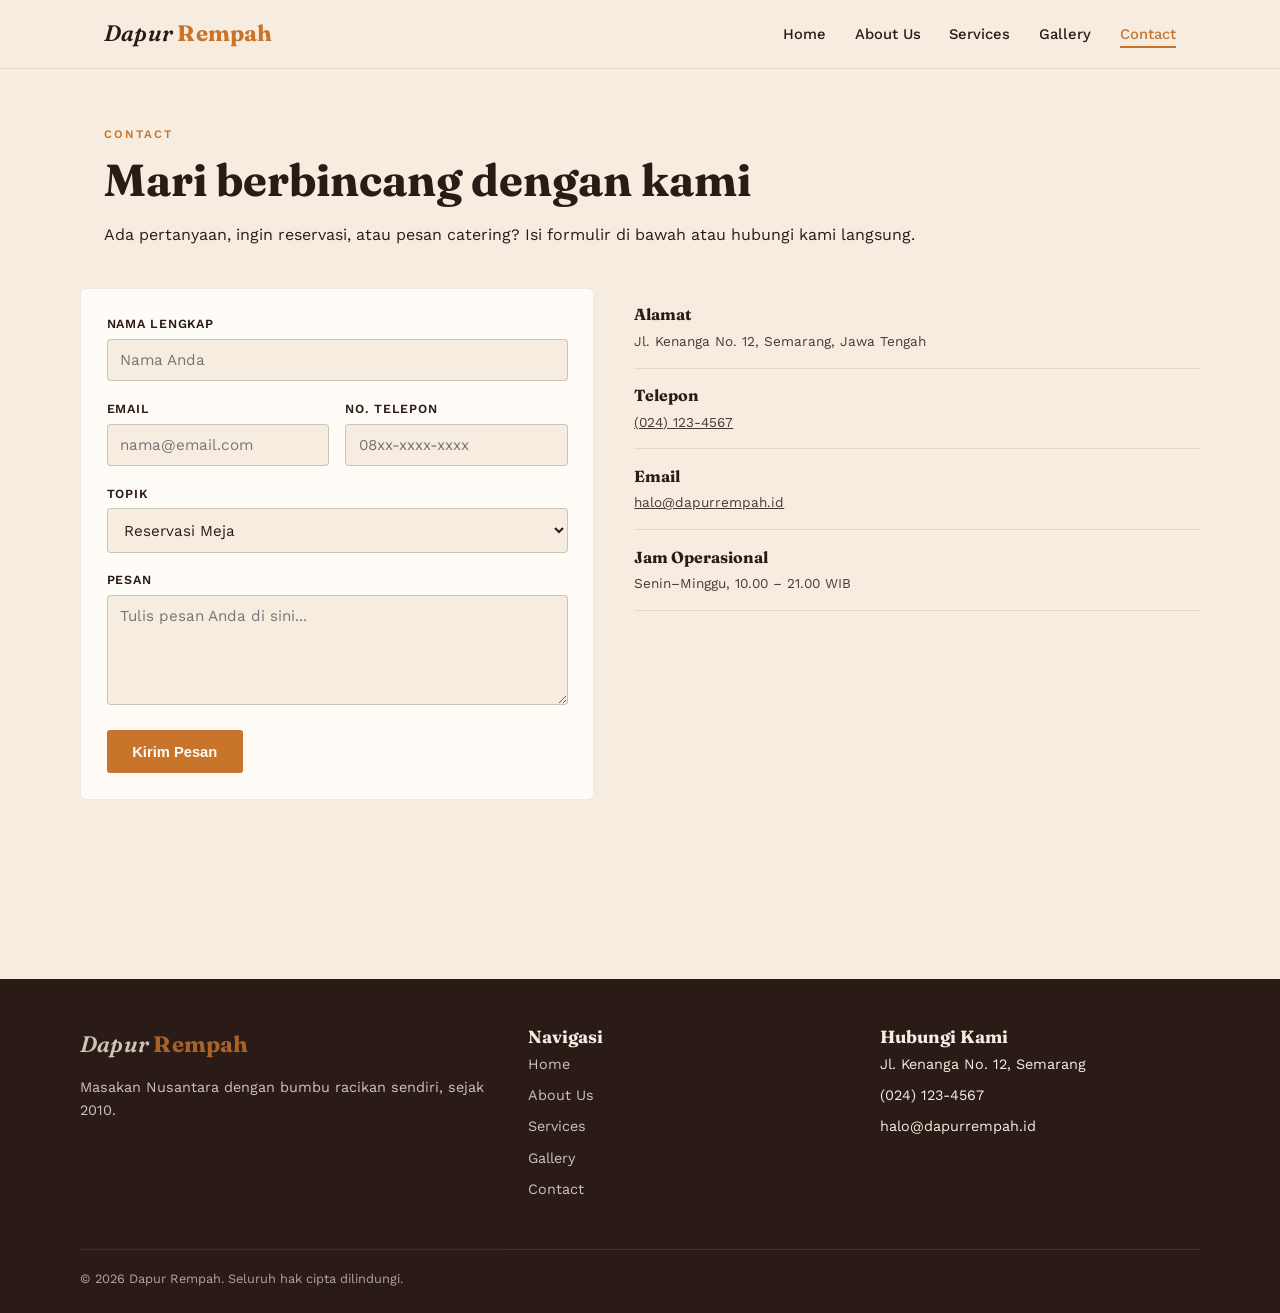
<file: kontak.html>
<!DOCTYPE html>
<html lang="id">
<head>
<meta charset="UTF-8">
<meta name="viewport" content="width=device-width, initial-scale=1.0">
<title>Kontak — Dapur Rempah</title>
<link rel="stylesheet" href="style.css">
</head>
<body>

<header>
  <div class="nav-wrap">
    <a href="index.html" class="brand">Dapur <b>Rempah</b></a>
    <button class="nav-toggle" id="navToggle" aria-label="Buka menu">&#9776;</button>
    <nav>
      <ul id="navList">
        <li><a href="index.html">Home</a></li>
        <li><a href="tentang.html">About Us</a></li>
        <li><a href="layanan.html">Services</a></li>
        <li><a href="galeri.html">Gallery</a></li>
        <li><a href="kontak.html" class="active">Contact</a></li>
      </ul>
    </nav>
  </div>
</header>

<main>
  <div class="page-hero">
    <p class="eyebrow">Contact</p>
    <h1>Mari berbincang dengan kami</h1>
    <p>Ada pertanyaan, ingin reservasi, atau pesan catering? Isi formulir di bawah atau hubungi kami langsung.</p>
  </div>

  <section style="padding-top:0;">
    <div class="section-inner contact-wrap">

      <form class="card" action="#" method="post">
        <div class="field">
          <label for="nama">Nama Lengkap</label>
          <input type="text" id="nama" name="nama" placeholder="Nama Anda" required>
        </div>
        <div class="field-row">
          <div class="field">
            <label for="email">Email</label>
            <input type="email" id="email" name="email" placeholder="nama@email.com" required>
          </div>
          <div class="field">
            <label for="telepon">No. Telepon</label>
            <input type="tel" id="telepon" name="telepon" placeholder="08xx-xxxx-xxxx">
          </div>
        </div>
        <div class="field">
          <label for="topik">Topik</label>
          <select id="topik" name="topik">
            <option value="reservasi">Reservasi Meja</option>
            <option value="catering">Pemesanan Catering</option>
            <option value="kerjasama">Kerja Sama</option>
            <option value="lainnya">Lainnya</option>
          </select>
        </div>
        <div class="field">
          <label for="pesan">Pesan</label>
          <textarea id="pesan" name="pesan" placeholder="Tulis pesan Anda di sini..."></textarea>
        </div>
        <button type="submit" class="btn btn-primary" style="border:none;cursor:pointer;">Kirim Pesan</button>
      </form>

      <div>
        <ul class="info-list">
          <li>
            <div>
              <b>Alamat</b>
              <span>Jl. Kenanga No. 12, Semarang, Jawa Tengah</span>
            </div>
          </li>
          <li>
            <div>
              <b>Telepon</b>
              <span><a href="tel:+6224123456">(024) 123-4567</a></span>
            </div>
          </li>
          <li>
            <div>
              <b>Email</b>
              <span><a href="mailto:halo@dapurrempah.id">halo@dapurrempah.id</a></span>
            </div>
          </li>
          <li>
            <div>
              <b>Jam Operasional</b>
              <span>Senin–Minggu, 10.00 – 21.00 WIB</span>
            </div>
          </li>
        </ul>
        <iframe class="map-frame" loading="lazy"
          src="https://www.google.com/maps?q=Semarang,Jawa%20Tengah&output=embed">
        </iframe>
      </div>
    </div>
  </section>
</main>

<footer>
  <div class="footer-inner">
    <div>
      <a href="index.html" class="brand" style="color:var(--cream);">Dapur <b style="color:var(--turmeric);">Rempah</b></a>
      <p style="margin-top:.8rem;opacity:.8;font-size:.9rem;">Masakan Nusantara dengan bumbu racikan sendiri, sejak 2010.</p>
    </div>
    <div>
      <h3>Navigasi</h3>
      <ul>
        <li><a href="index.html">Home</a></li>
        <li><a href="tentang.html">About Us</a></li>
        <li><a href="layanan.html">Services</a></li>
        <li><a href="galeri.html">Gallery</a></li>
        <li><a href="kontak.html">Contact</a></li>
      </ul>
    </div>
    <div>
      <h3>Hubungi Kami</h3>
      <ul>
        <li>Jl. Kenanga No. 12, Semarang</li>
        <li>(024) 123-4567</li>
        <li>halo@dapurrempah.id</li>
      </ul>
    </div>
  </div>
  <p class="footer-bottom">&copy; 2026 Dapur Rempah. Seluruh hak cipta dilindungi.</p>
</footer>

<script>
  document.getElementById('navToggle').addEventListener('click', function(){
    document.getElementById('navList').classList.toggle('open');
  });
</script>
</body>
</html>
</file>
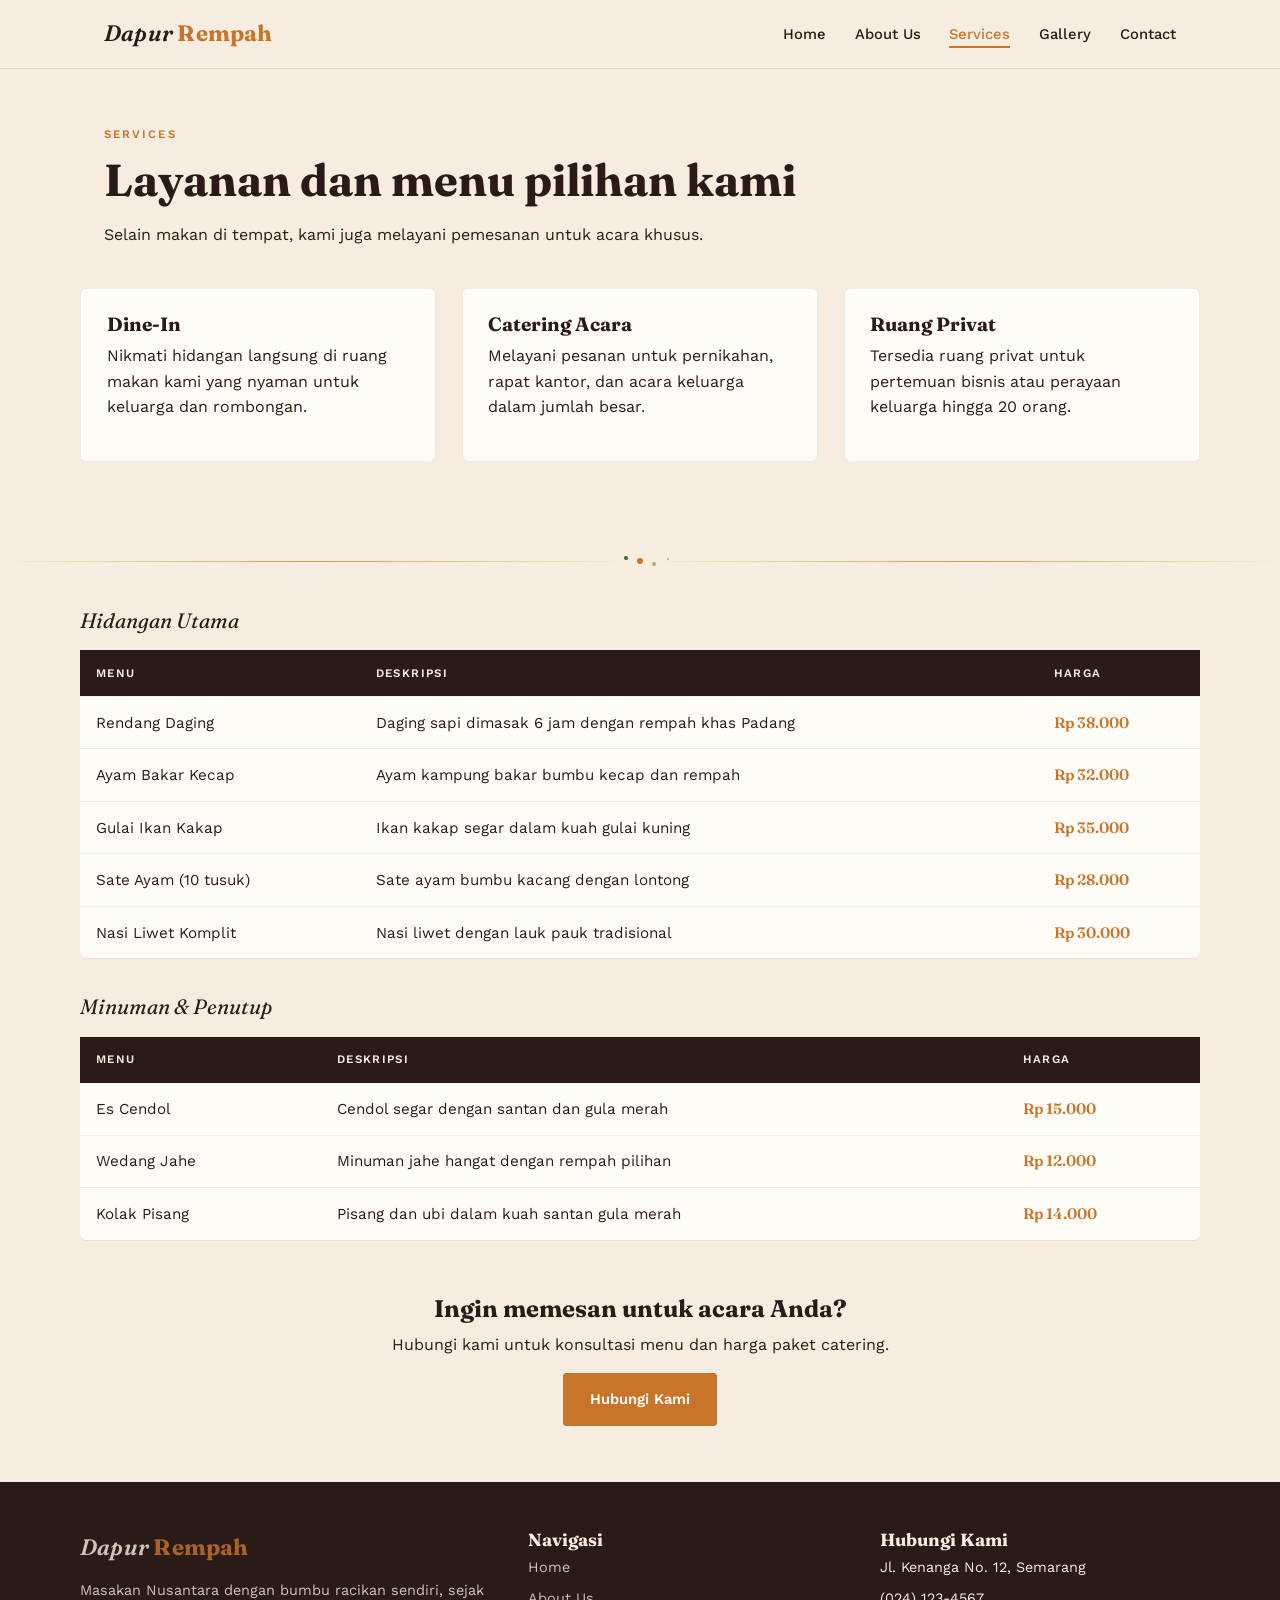
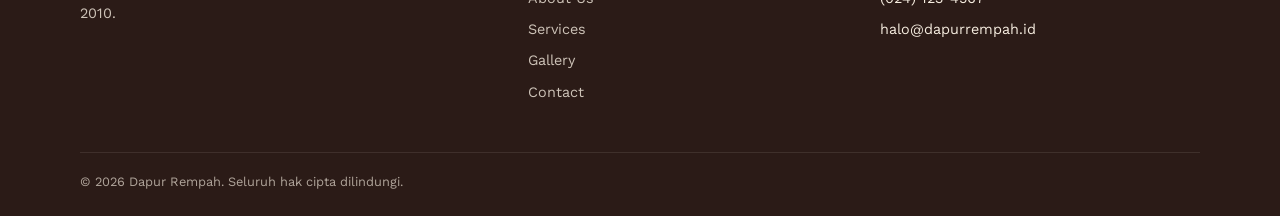
<file: layanan.html>
<!DOCTYPE html>
<html lang="id">
<head>
<meta charset="UTF-8">
<meta name="viewport" content="width=device-width, initial-scale=1.0">
<title>Layanan &amp; Menu — Dapur Rempah</title>
<link rel="stylesheet" href="style.css">
</head>
<body>

<header>
  <div class="nav-wrap">
    <a href="index.html" class="brand">Dapur <b>Rempah</b></a>
    <button class="nav-toggle" id="navToggle" aria-label="Buka menu">&#9776;</button>
    <nav>
      <ul id="navList">
        <li><a href="index.html">Home</a></li>
        <li><a href="tentang.html">About Us</a></li>
        <li><a href="layanan.html" class="active">Services</a></li>
        <li><a href="galeri.html">Gallery</a></li>
        <li><a href="kontak.html">Contact</a></li>
      </ul>
    </nav>
  </div>
</header>

<main>
  <div class="page-hero">
    <p class="eyebrow">Services</p>
    <h1>Layanan dan menu pilihan kami</h1>
    <p>Selain makan di tempat, kami juga melayani pemesanan untuk acara khusus.</p>
  </div>

  <section style="padding-top:0;">
    <div class="section-inner">
      <div class="grid-3">
        <div class="card">
          <h3>Dine-In</h3>
          <p>Nikmati hidangan langsung di ruang makan kami yang nyaman untuk keluarga dan rombongan.</p>
        </div>
        <div class="card">
          <h3>Catering Acara</h3>
          <p>Melayani pesanan untuk pernikahan, rapat kantor, dan acara keluarga dalam jumlah besar.</p>
        </div>
        <div class="card">
          <h3>Ruang Privat</h3>
          <p>Tersedia ruang privat untuk pertemuan bisnis atau perayaan keluarga hingga 20 orang.</p>
        </div>
      </div>
    </div>
  </section>

  <div class="rempah-divider"><span></span></div>

  <section style="padding-top:0;">
    <div class="section-inner">
      <table class="menu-table">
        <caption>Hidangan Utama</caption>
        <thead>
          <tr><th>Menu</th><th>Deskripsi</th><th>Harga</th></tr>
        </thead>
        <tbody>
          <tr><td>Rendang Daging</td><td>Daging sapi dimasak 6 jam dengan rempah khas Padang</td><td class="price">Rp 38.000</td></tr>
          <tr><td>Ayam Bakar Kecap</td><td>Ayam kampung bakar bumbu kecap dan rempah</td><td class="price">Rp 32.000</td></tr>
          <tr><td>Gulai Ikan Kakap</td><td>Ikan kakap segar dalam kuah gulai kuning</td><td class="price">Rp 35.000</td></tr>
          <tr><td>Sate Ayam (10 tusuk)</td><td>Sate ayam bumbu kacang dengan lontong</td><td class="price">Rp 28.000</td></tr>
          <tr><td>Nasi Liwet Komplit</td><td>Nasi liwet dengan lauk pauk tradisional</td><td class="price">Rp 30.000</td></tr>
        </tbody>
      </table>

      <table class="menu-table" style="margin-top:2rem;">
        <caption>Minuman &amp; Penutup</caption>
        <thead>
          <tr><th>Menu</th><th>Deskripsi</th><th>Harga</th></tr>
        </thead>
        <tbody>
          <tr><td>Es Cendol</td><td>Cendol segar dengan santan dan gula merah</td><td class="price">Rp 15.000</td></tr>
          <tr><td>Wedang Jahe</td><td>Minuman jahe hangat dengan rempah pilihan</td><td class="price">Rp 12.000</td></tr>
          <tr><td>Kolak Pisang</td><td>Pisang dan ubi dalam kuah santan gula merah</td><td class="price">Rp 14.000</td></tr>
        </tbody>
      </table>
    </div>
  </section>

  <section style="padding-top:0;">
    <div class="section-inner" style="text-align:center;">
      <h2>Ingin memesan untuk acara Anda?</h2>
      <p>Hubungi kami untuk konsultasi menu dan harga paket catering.</p>
      <a href="kontak.html" class="btn btn-primary">Hubungi Kami</a>
    </div>
  </section>
</main>

<footer>
  <div class="footer-inner">
    <div>
      <a href="index.html" class="brand" style="color:var(--cream);">Dapur <b style="color:var(--turmeric);">Rempah</b></a>
      <p style="margin-top:.8rem;opacity:.8;font-size:.9rem;">Masakan Nusantara dengan bumbu racikan sendiri, sejak 2010.</p>
    </div>
    <div>
      <h3>Navigasi</h3>
      <ul>
        <li><a href="index.html">Home</a></li>
        <li><a href="tentang.html">About Us</a></li>
        <li><a href="layanan.html">Services</a></li>
        <li><a href="galeri.html">Gallery</a></li>
        <li><a href="kontak.html">Contact</a></li>
      </ul>
    </div>
    <div>
      <h3>Hubungi Kami</h3>
      <ul>
        <li>Jl. Kenanga No. 12, Semarang</li>
        <li>(024) 123-4567</li>
        <li>halo@dapurrempah.id</li>
      </ul>
    </div>
  </div>
  <p class="footer-bottom">&copy; 2026 Dapur Rempah. Seluruh hak cipta dilindungi.</p>
</footer>

<script>
  document.getElementById('navToggle').addEventListener('click', function(){
    document.getElementById('navList').classList.toggle('open');
  });
</script>
</body>
</html>
</file>
<file: style.css>
/* ============================================
   Dapur Rempah — Design Tokens
   Display: 'Fraunces' | Body: 'Work Sans' | Utility: 'Work Sans' (caps, tracked)
   Palette:
     --ink:      #2B1B17  (charcoal coffee-bean)
     --cream:    #F6EDE0  (kunyit cream background)
     --paper:    #FFFCF7  (card surface)
     --turmeric: #C9742B  (primary accent - turmeric/terracotta)
     --pandan:   #4A5D3A  (secondary accent - pandan green)
     --gold:     #C9A24B  (hairline / signature dots)
   ============================================ */

@import url('https://fonts.googleapis.com/css2?family=Fraunces:ital,wght@0,400;0,600;0,700;1,500&family=Work+Sans:wght@400;500;600;700&display=swap');

:root{
  --ink:#2B1B17;
  --cream:#F6EDE0;
  --paper:#FFFCF7;
  --turmeric:#C9742B;
  --pandan:#4A5D3A;
  --gold:#C9A24B;
  --max:1120px;
}

*{box-sizing:border-box;}
html{scroll-behavior:smooth;}
body{
  margin:0;
  background:var(--cream);
  color:var(--ink);
  font-family:'Work Sans',sans-serif;
  line-height:1.6;
}
img{max-width:100%;display:block;}
a{color:inherit;}
h1,h2,h3{
  font-family:'Fraunces',serif;
  font-weight:700;
  line-height:1.1;
  margin:0 0 .4em;
}
p{margin:0 0 1em;}

.eyebrow{
  font-family:'Work Sans',sans-serif;
  font-size:.72rem;
  letter-spacing:.18em;
  text-transform:uppercase;
  color:var(--turmeric);
  font-weight:600;
}

/* ---------- Signature element: scattered spice-grain divider ---------- */
.rempah-divider{
  display:flex;
  align-items:center;
  gap:8px;
  margin:2.5rem 0;
}
.rempah-divider::before,
.rempah-divider::after{
  content:"";
  flex:1;
  height:1px;
  background:linear-gradient(90deg,transparent,var(--gold),transparent);
}
.rempah-divider span{
  width:6px;height:6px;border-radius:50%;
  background:var(--turmeric);
  box-shadow:14px 3px 0 -1px var(--gold),
             -14px -3px 0 -1px var(--pandan),
             28px -2px 0 -2px var(--gold);
}

/* ---------- Header / Nav ---------- */
header{
  position:sticky;top:0;z-index:50;
  background:rgba(246,237,224,.92);
  backdrop-filter:blur(6px);
  border-bottom:1px solid rgba(43,27,23,.1);
}
.nav-wrap{
  max-width:var(--max);
  margin:0 auto;
  padding:1rem 1.5rem;
  display:flex;
  align-items:center;
  justify-content:space-between;
}
.brand{
  font-family:'Fraunces',serif;
  font-style:italic;
  font-weight:600;
  font-size:1.4rem;
  text-decoration:none;
  letter-spacing:.01em;
}
.brand b{font-style:normal;color:var(--turmeric);}
nav ul{
  list-style:none;
  display:flex;
  gap:1.8rem;
  margin:0;padding:0;
}
nav a{
  text-decoration:none;
  font-size:.92rem;
  font-weight:500;
  position:relative;
  padding:.2rem 0;
}
nav a.active{color:var(--turmeric);}
nav a::after{
  content:"";
  position:absolute;left:0;bottom:-2px;
  width:0;height:2px;background:var(--turmeric);
  transition:width .2s ease;
}
nav a:hover::after,nav a.active::after{width:100%;}
.nav-toggle{display:none;}

/* ---------- Hero ---------- */
.hero{
  max-width:var(--max);
  margin:0 auto;
  padding:4.5rem 1.5rem 3rem;
  display:grid;
  grid-template-columns:1.1fr .9fr;
  gap:3rem;
  align-items:center;
}
.hero h1{font-size:clamp(2.3rem,5vw,3.6rem);}
.hero h1 em{
  font-style:italic;
  color:var(--turmeric);
}
.hero p.lede{font-size:1.05rem;max-width:46ch;}
.hero-img{
  position:relative;
}
.hero-img img{
  border-radius:6px;
  aspect-ratio:4/5;
  object-fit:cover;
  box-shadow:0 24px 50px -20px rgba(43,27,23,.45);
}
.hero-stats{
  position:absolute;
  bottom:-1.2rem;left:-1.2rem;
  background:var(--ink);
  color:var(--cream);
  padding:.9rem 1.2rem;
  border-radius:5px;
  font-family:'Fraunces',serif;
}
.hero-stats b{display:block;font-size:1.6rem;color:var(--turmeric);}
.hero-stats span{font-size:.7rem;letter-spacing:.1em;text-transform:uppercase;font-family:'Work Sans',sans-serif;}

/* ---------- Buttons ---------- */
.btn{
  display:inline-block;
  padding:.85rem 1.6rem;
  border-radius:3px;
  text-decoration:none;
  font-weight:600;
  font-size:.92rem;
  border:1px solid var(--ink);
  transition:transform .15s ease, background .2s ease, color .2s ease;
}
.btn-primary{
  background:var(--turmeric);
  border-color:var(--turmeric);
  color:var(--paper);
}
.btn-primary:hover{background:#a85f1f;}
.btn-ghost{
  background:transparent;
  color:var(--ink);
}
.btn-ghost:hover{background:var(--ink);color:var(--cream);}

/* ---------- Generic sections ---------- */
section{padding:3.5rem 1.5rem;}
.section-inner{max-width:var(--max);margin:0 auto;}
.section-head{max-width:60ch;margin-bottom:2.2rem;}

.page-hero{
  max-width:var(--max);
  margin:0 auto;
  padding:3.5rem 1.5rem 1.5rem;
}
.page-hero h1{font-size:clamp(2rem,4vw,2.8rem);}

/* ---------- Cards / grid ---------- */
.grid-3{
  display:grid;
  grid-template-columns:repeat(3,1fr);
  gap:1.6rem;
}
.grid-2{
  display:grid;
  grid-template-columns:1fr 1fr;
  gap:1.6rem;
}
.card{
  background:var(--paper);
  border-radius:6px;
  padding:1.6rem;
  border:1px solid rgba(43,27,23,.08);
}
.card img{border-radius:4px;margin-bottom:1rem;aspect-ratio:4/3;object-fit:cover;}
.card h3{font-size:1.2rem;}

/* ---------- Table (menu) ---------- */
.menu-table{
  width:100%;
  border-collapse:collapse;
  background:var(--paper);
  border-radius:6px;
  overflow:hidden;
  box-shadow:0 1px 0 rgba(43,27,23,.06);
}
.menu-table caption{
  text-align:left;
  font-family:'Fraunces',serif;
  font-style:italic;
  font-size:1.3rem;
  margin-bottom:.8rem;
}
.menu-table th,.menu-table td{
  padding:.85rem 1rem;
  text-align:left;
  border-bottom:1px solid rgba(43,27,23,.08);
  font-size:.95rem;
}
.menu-table th{
  background:var(--ink);
  color:var(--cream);
  font-family:'Work Sans',sans-serif;
  font-size:.72rem;
  letter-spacing:.12em;
  text-transform:uppercase;
  font-weight:600;
}
.menu-table tr:last-child td{border-bottom:none;}
.menu-table td.price{font-family:'Fraunces',serif;color:var(--turmeric);font-weight:600;white-space:nowrap;}
.menu-table tr:hover td{background:rgba(201,116,43,.06);}

/* ---------- Gallery ---------- */
.gallery-grid{
  display:grid;
  grid-template-columns:repeat(3,1fr);
  gap:.9rem;
}
.gallery-grid img{
  border-radius:5px;
  aspect-ratio:1/1;
  object-fit:cover;
  transition:transform .3s ease, filter .3s ease;
}
.gallery-grid a{display:block;overflow:hidden;border-radius:5px;}
.gallery-grid img:hover{transform:scale(1.05);}

/* ---------- Form ---------- */
.contact-wrap{
  display:grid;
  grid-template-columns:1fr 1.1fr;
  gap:2.5rem;
  align-items:start;
}
form.card label{
  display:block;
  font-size:.78rem;
  letter-spacing:.06em;
  text-transform:uppercase;
  margin-bottom:.3rem;
  color:var(--ink);
  font-weight:600;
}
form.card .field{margin-bottom:1.1rem;}
form.card input,
form.card select,
form.card textarea{
  width:100%;
  padding:.7rem .8rem;
  border:1px solid rgba(43,27,23,.2);
  border-radius:4px;
  background:var(--cream);
  font-family:'Work Sans',sans-serif;
  font-size:.95rem;
  color:var(--ink);
}
form.card input:focus,
form.card select:focus,
form.card textarea:focus{
  outline:2px solid var(--turmeric);
  outline-offset:1px;
  background:var(--paper);
}
form.card textarea{resize:vertical;min-height:110px;}
.field-row{display:grid;grid-template-columns:1fr 1fr;gap:1rem;}

.info-list{list-style:none;margin:0;padding:0;}
.info-list li{
  display:flex;gap:.9rem;
  padding:.9rem 0;
  border-bottom:1px solid rgba(43,27,23,.1);
}
.info-list b{display:block;font-family:'Fraunces',serif;font-size:1rem;}
.info-list span{font-size:.85rem;opacity:.85;}

/* ---------- Map ---------- */
.map-frame{border:0;width:100%;height:280px;border-radius:6px;margin-top:1.5rem;}

/* ---------- Footer ---------- */
footer{
  background:var(--ink);
  color:var(--cream);
  padding:3rem 1.5rem 1.5rem;
}
.footer-inner{
  max-width:var(--max);
  margin:0 auto;
  display:grid;
  grid-template-columns:1.3fr 1fr 1fr;
  gap:2rem;
}
footer h3{color:var(--cream);font-size:1.1rem;}
footer a{text-decoration:none;color:var(--cream);opacity:.8;}
footer a:hover{opacity:1;color:var(--turmeric);}
footer ul{list-style:none;padding:0;margin:0;}
footer li{margin-bottom:.5rem;font-size:.9rem;}
.footer-bottom{
  max-width:var(--max);
  margin:2.5rem auto 0;
  padding-top:1.2rem;
  border-top:1px solid rgba(246,237,224,.15);
  font-size:.8rem;
  opacity:.65;
}

/* ---------- Responsive ---------- */
@media (max-width:880px){
  .hero{grid-template-columns:1fr;padding-top:2.5rem;}
  .hero-img{order:-1;}
  .grid-3{grid-template-columns:1fr 1fr;}
  .contact-wrap{grid-template-columns:1fr;}
  .footer-inner{grid-template-columns:1fr 1fr;}
}
@media (max-width:640px){
  .nav-wrap{flex-wrap:wrap;}
  nav ul{
    display:none;
    width:100%;
    flex-direction:column;
    gap:0;
    padding-top:.8rem;
  }
  nav ul.open{display:flex;}
  nav li{border-top:1px solid rgba(43,27,23,.08);}
  nav a{display:block;padding:.8rem 0;}
  .nav-toggle{
    display:block;
    background:none;border:0;
    font-size:1.4rem;
    cursor:pointer;
    color:var(--ink);
  }
  .grid-3,.grid-2,.gallery-grid{grid-template-columns:1fr 1fr;}
  .field-row{grid-template-columns:1fr;}
  .footer-inner{grid-template-columns:1fr;}
  .hero-stats{position:static;margin-top:1rem;display:inline-block;}
}
@media (max-width:420px){
  .grid-3,.grid-2,.gallery-grid{grid-template-columns:1fr;}
}
</file>
